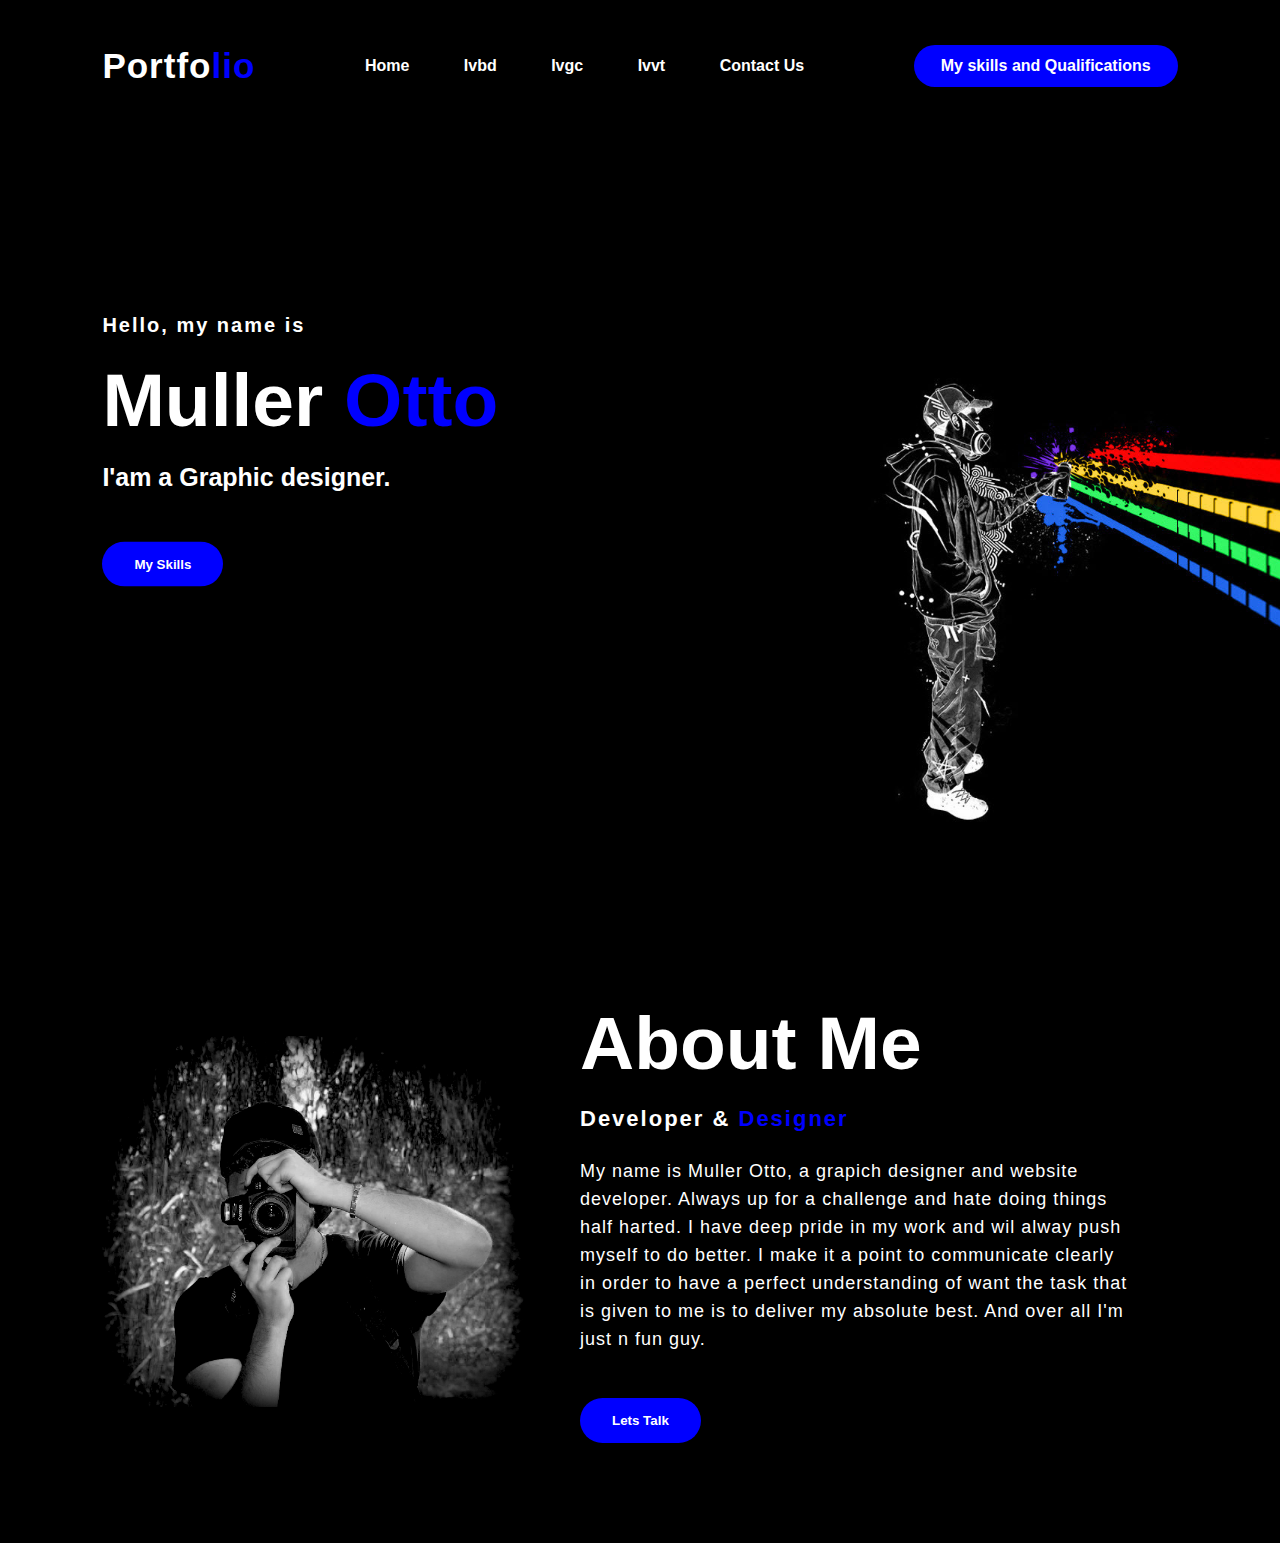
<file: index.html>
<!DOCTYPE html>
<html>
  <head>
  <meta name="viewport" content="width=device-width, initial-scale=1.0">
    <title>Portfolio website</title>
    <link rel="stylesheet" href="portstyle.css">

  </head>

  <body>
<div class="hero">
  <nav>
    <h2 class="logo">Portfo<span>lio</span></h2>
    <ul>
      <li><a href="index.html">Home</a></li>
      <li><a href="Ivbd.html">Ivbd</a></li>
      <li><a href="Ivgc.html">Ivgc</a></li>
      <li><a href="Ivvt.html">Ivvt</a></li>
      <li><a href="ContactMe.html">Contact us</a></li>
    </ul>
  <a href="skills.html" class="btn">My skills and Qualifications</a>
  </nav>

  <div class="content">
    <h4>Hello, my name is</h4>
    <h1>Muller <span>Otto</span></h1>
    <h3>I'am a Graphic designer.</h3>
    <div class="newslatter">
      <button type="button"><a href="skills.html">My skills</a></button>
    </div>
  </div>
</div>

<section class="about">
  <div class="main">
    <img src="image1.png">
    <div class="about-text">
      <h2>About me</h2>
      <h5>Developer & <span>Designer</span></h5>
      <p>My name is Muller Otto, a grapich designer and website developer. Always up
      for a challenge and hate doing things half harted. I have deep pride in my work
    and wil alway push myself to do better. I make it a point to communicate clearly
  in order to have a perfect understanding of want the task that is given to me is to deliver
  my absolute best. And over all I'm just n fun guy. </p>

<div class="newslatter">
<button type="button"><a href="ContactMe.html">Lets talk</button>
</div>
    </div>
  </div>
</section>


  </body>
</html>
</file>
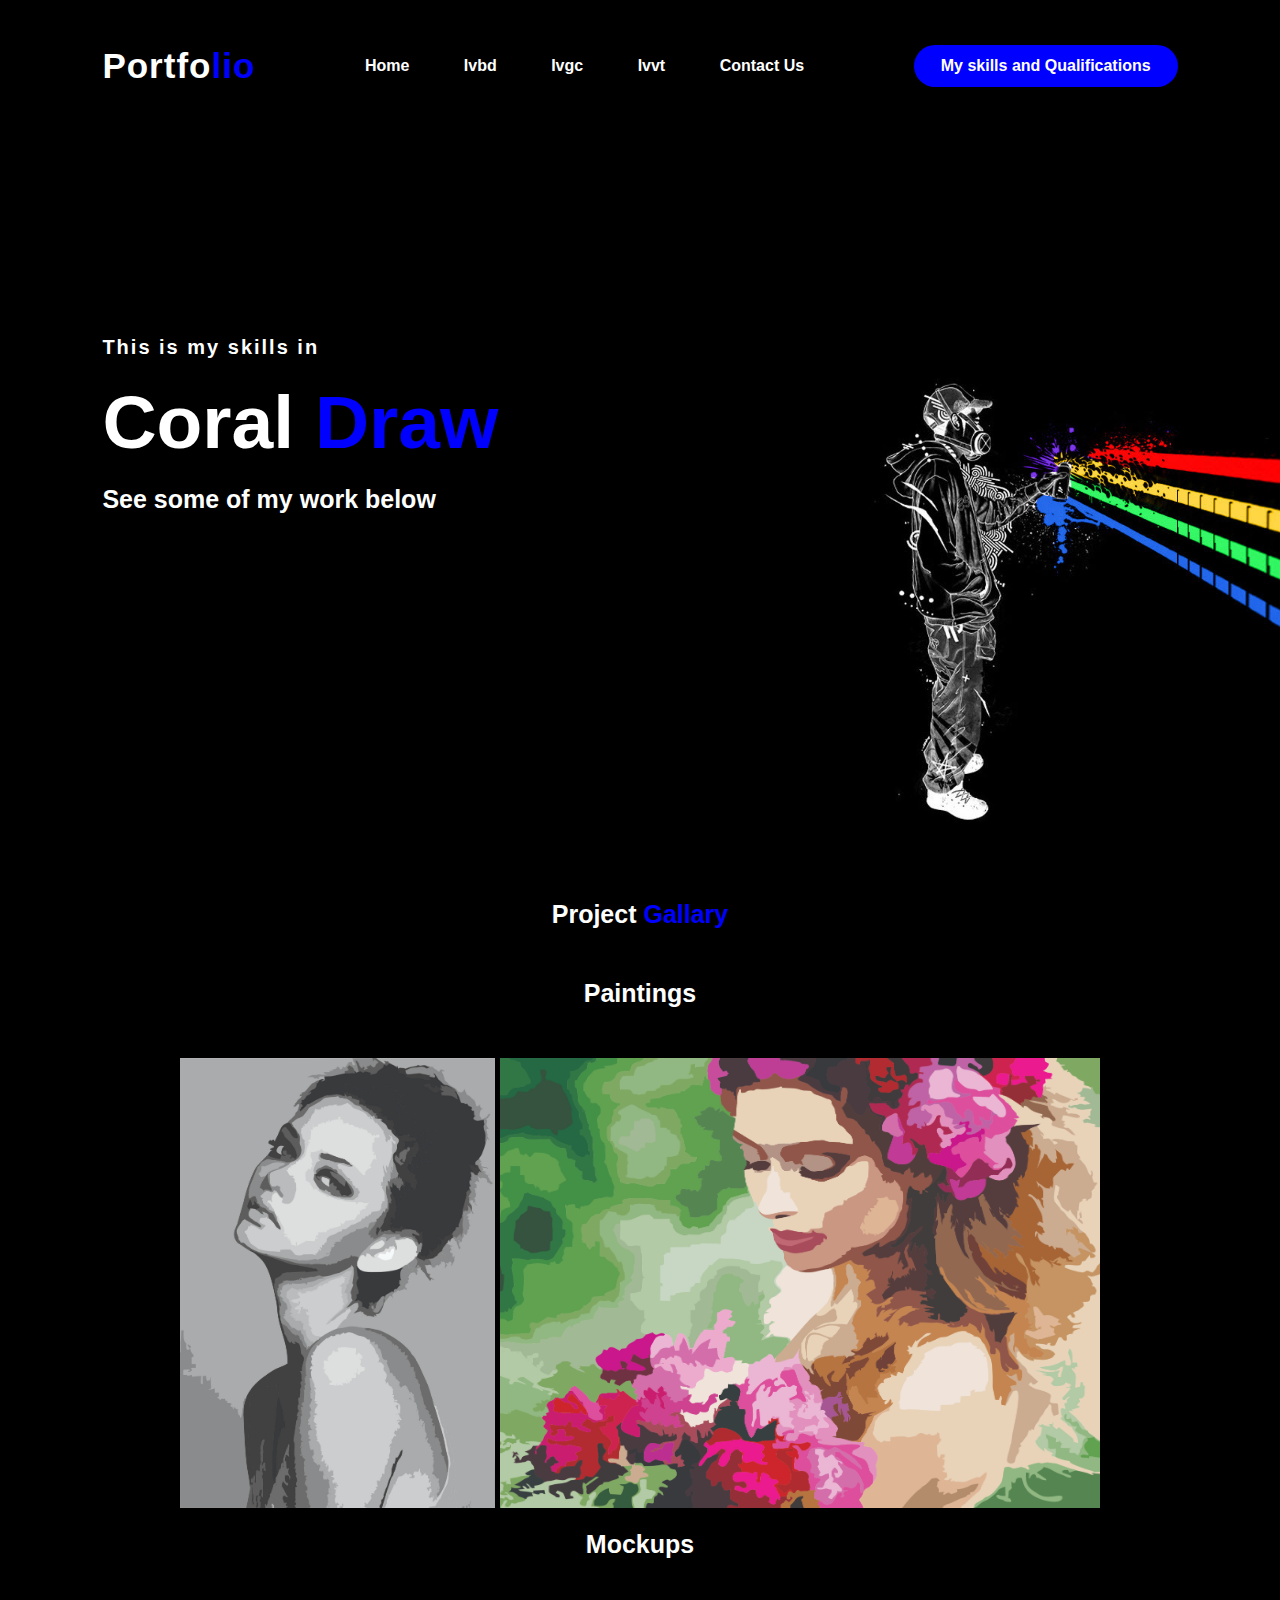
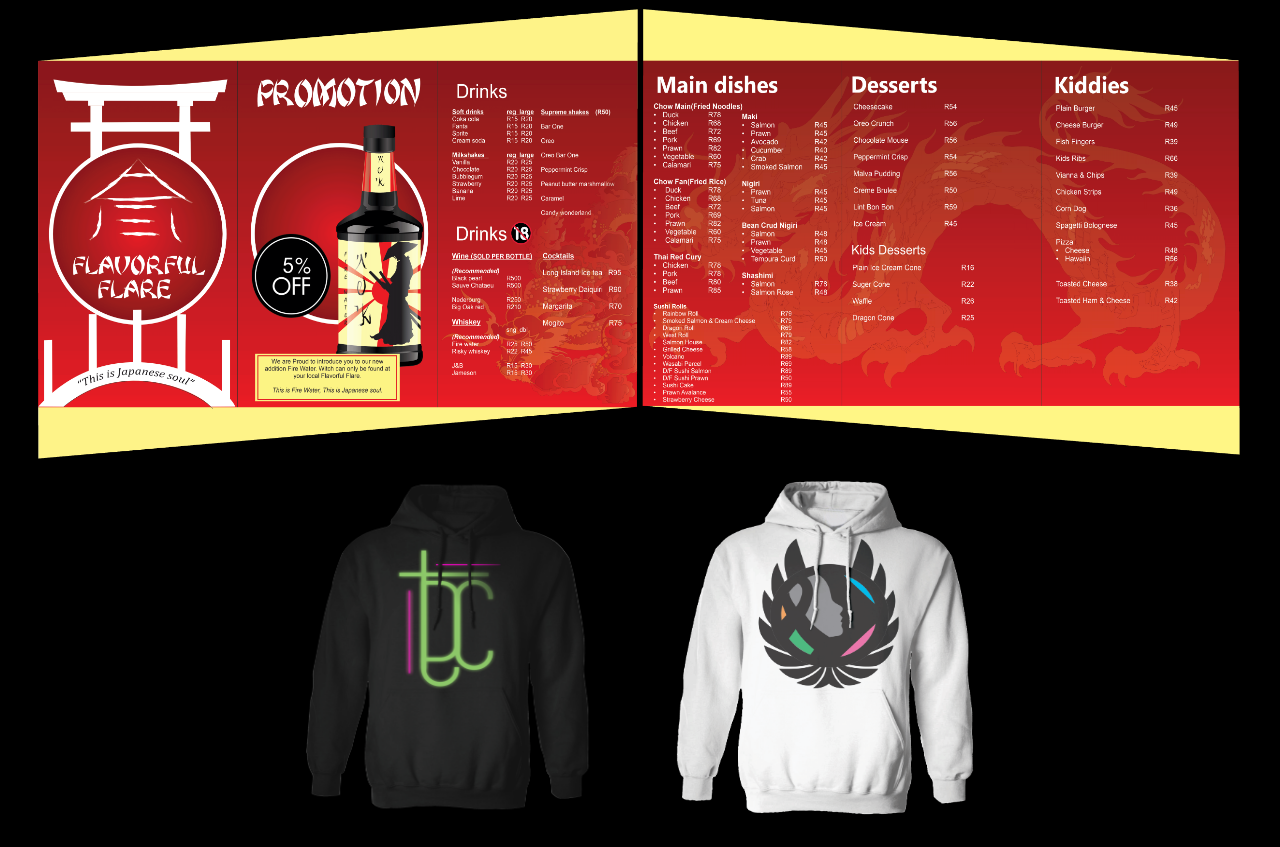
<file: Ivbd.html>
<!DOCTYPE html>
<html>
  <head>
      <meta name="viewport" content="width=device-width, initial-scale=1.0">
    <title>MullerOttoPortfolio</title>
    <link rel="stylesheet" href="portstyle.css">
  </head>



  <body>
<div class="hero">
    <nav>
      <h2 class="logo">Portfo<span>lio</span></h2>
      <ul>
        <li><a href="index.html">Home</a></li>
        <li><a href="Ivbd.html">Ivbd</a></li>
        <li><a href="Ivgc.html">Ivgc</a></li>
        <li><a href="Ivvt.html">Ivvt</a></li>
        <li><a href="ContactMe.html">Contact us</a></li>
      </ul>
    <a href="skills.html" class="btn">My skills and Qualifications</a>
    </nav>

    <div class="content">
      <h4>This is my skills in</h4>
        <h1>Coral <span>Draw</span></h1>
        <h3>See some of my work below</h3>
    </div>
</div>
<div class="container">
  <div class="headings">
    <h3>Project <span>Gallary</span></h3>

<div>
  <div class="box">

    <div class="dream">
<h3>Paintings</h3>
<img src="coraldraw 1.jpg" height="450px" width="315px">
<img src="coraldraw 2.jpg" height="450px" width="600px">
<br>
<br>
<h3>Mockups</h3>

<img src="menu1.png" height="450px" width="600px">
<img src="menu2.png" height="450px" width="600px">
<img src="hoodie 1.png" height="380px" width="380px">
<img src="hoodie 2.png" height="380px" width="370px">




    </div>

  </div>
</div>


  </div>
</div>
  </body>
</html>
</file>
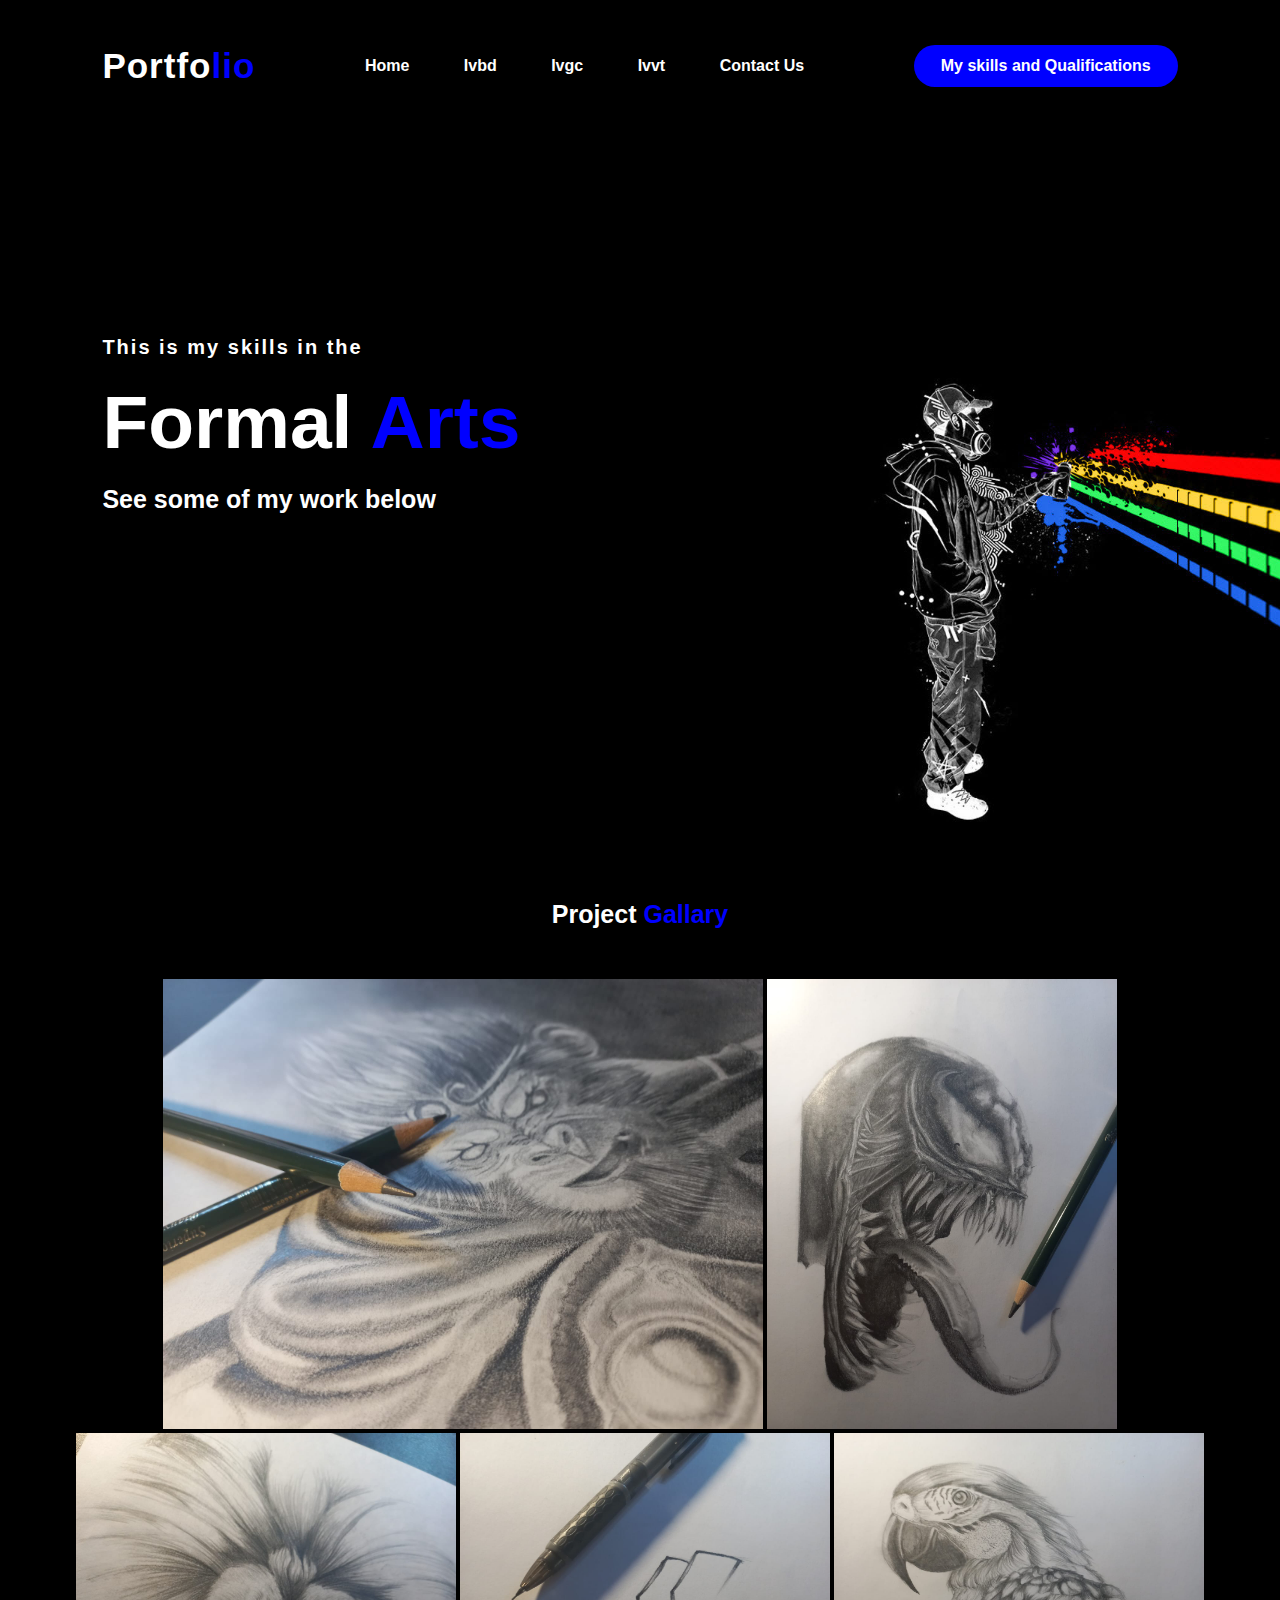
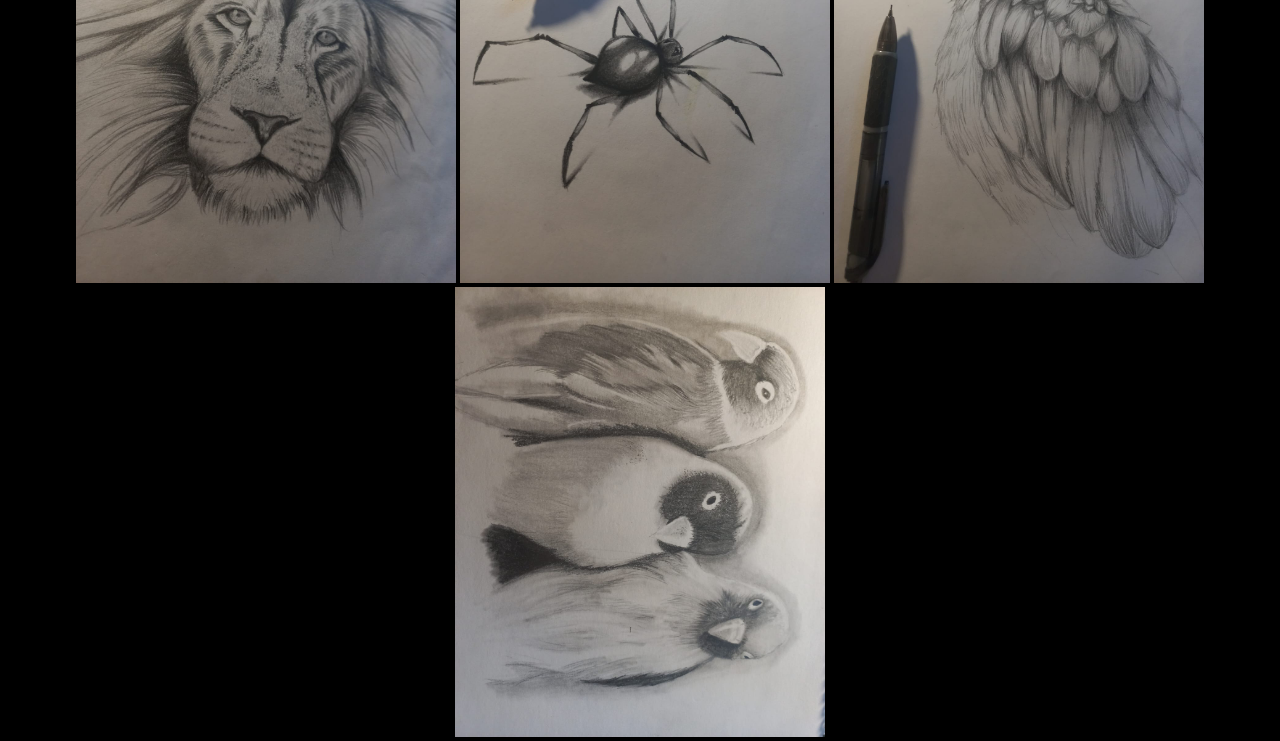
<file: Ivvt.html>
<!DOCTYPE html>
<html>
  <head>
      <meta name="viewport" content="width=device-width, initial-scale=1.0">
    <title>MullerOttoPortfolio</title>
    <link rel="stylesheet" href="portstyle.css">
  </head>



  <body>
<div class="hero">
    <nav>
      <h2 class="logo">Portfo<span>lio</span></h2>
      <ul>
        <li><a href="index.html">Home</a></li>
        <li><a href="Ivbd.html">Ivbd</a></li>
        <li><a href="Ivgc.html">Ivgc</a></li>
        <li><a href="Ivvt.html">Ivvt</a></li>
        <li><a href="ContactMe.html">Contact us</a></li>
      </ul>
    <a href="skills.html" class="btn">My skills and Qualifications</a>
    </nav>

    <div class="content">
      <h4>This is my skills in the</h4>
        <h1>Formal <span>Arts</span></h1>
        <h3>See some of my work below</h3>
    </div>

</div>
<div class="container">
  <div class="headings">
    <h3>Project <span>Gallary</span></h3>

<div>
  <div class="box">

    <div class="dream">


<img src="art1.jpg" height="450px" width="600px">
<img src="art2.jpg" height="450px" width="350px">
<img src="art3.jpg" height="450px" width="380px">
<img src="art4.jpg" height="450px" width="370px">
<img src="art5.jpg" height="450px" width="370px">
<img src="art6.jpg" height="450px" width="370px">


    </div>

  </div>
</div>


  </div>
</div>
  </body>
</html>
</file>
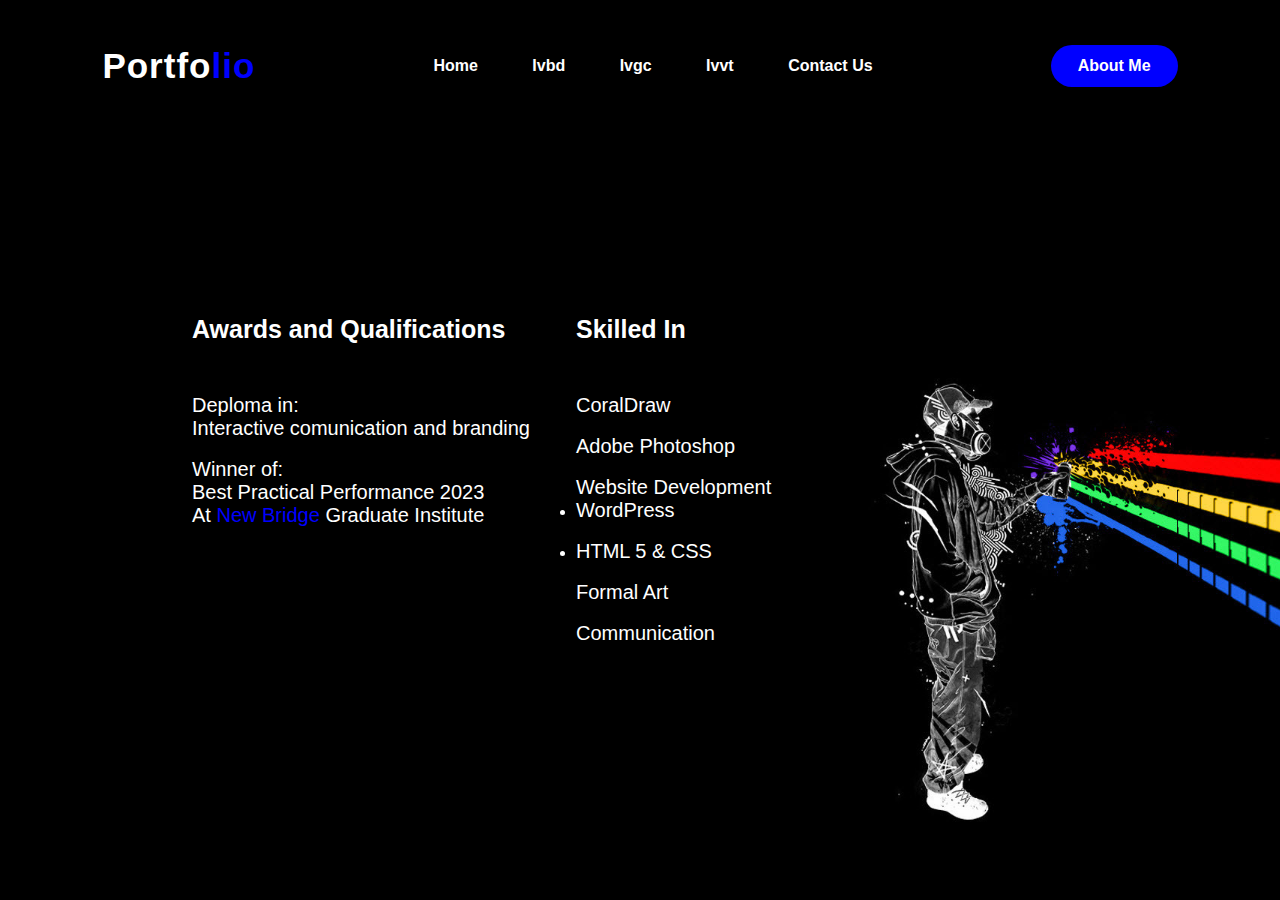
<file: skills.html>
<!DOCTYPE html>
<html>
  <head>
  <meta name="viewport" content="width=device-width, initial-scale=1.0">
    <title>Portfolio website</title>
    <link rel="stylesheet" href="portstyle.css">

  </head>

  <body>
<div class="hero">
  <nav>
    <h2 class="logo">Portfo<span>lio</span></h2>
    <ul>
      <li><a href="index.html">Home</a></li>
      <li><a href="Ivbd.html">Ivbd</a></li>
      <li><a href="Ivgc.html">Ivgc</a></li>
      <li><a href="Ivvt.html">Ivvt</a></li>
      <li><a href="ContactMe.html">Contact us</a></li>
    </ul>
  <a href="portfolio home.html" class="btn">About Me</a>
  </nav>

<div class="skills">
  <div class="sheadings">
<h3>Skilled In</h3>
    <p>CoralDraw</p><br>
    <p>Adobe Photoshop</p><br>
    <p>Website Development</p>
    <ul><li><p>WordPress</p></li></ul><br>
    <ul><li><p>HTML 5 & CSS</p></li></ul><br>
    <p>Formal Art</p><br>
    <p>Communication</p><br>
</div>
<div class="awards">
<h3>Awards and Qualifications</h3>
    <p>Deploma in:<br>Interactive comunication and branding</p>
    <br>
    <p>Winner of:<br> Best Practical Performance 2023</p>
    <p>At <span>New Bridge</span> Graduate Institute</p>

  </div>
</div>

</body>
</html>
</file>
<file: portstyle.css>
*{
  padding: 0;
  margin: 0;
  font-family: sans-serif;
  box-sizing: border-box;
}

.hero{
  height: 100vh;
  width: 100%;
  background-image: url(background.jpg);
  background-size: cover;
  background-position: center;
}

nav{
  display: flex;
  align-items: center;
  justify-content: space-between;
  padding-top: 45px;
  padding-left: 8%;
  padding-right: 8%;
}

.logo{
  color: white;
  font-size: 35px;
  letter-spacing: 1px;
  cursor: pointer;
}

span{
  color: blue;
}

nav ul li{
  list-style-type:none;
  display: inline-block;
  padding: 10px 25px;
}

nav ul li a{
  color: white;
  text-decoration: none;
  font-weight: bold;
  text-transform: capitalize;
}

nav ul li a:hover{
  color: blue;
  transition: .4s;
}

.btn{
  background-color: blue;
  color: white;
  text-decoration: none;
  border: 2px solid transparent;
  font-weight: bold;
  padding: 10px 25px;
  border-radius: 30px;
  transition: transform .4s;
}

.btm:hover{
  transform: scale(1.2);
}

.content{
  position: absolute;
  top: 50%;
  left:8%;
  transform: translateY(-50%);
}

h1{
  color: white;
  margin: 20px 0px 20px;
  font-size: 75px;
}

h3{
  color: white;
  font-size: 25px;
  margin-bottom: 50px;
}

h4{
  color: white;
  letter-spacing: 2px;
  font-size: 20px;
}

.newslatter a {
  color: white;
  text-decoration: none;
  font-weight: bold;
  text-transform: capitalize;
}

.newslatter form{
  width:380px;
  max-width: 100%;
  position: relative;
}

.newslatter form input:first-child{
  display: inline-block;
  width: 100%;
  padding: 14px 130px 14px 15px;
  border: 2px solid blue;
  outline: none;
  border-radius: 30px;
}

.newslatter form input:last-child{
  position: absolute;
  display: inline-block;
  outline: none;
  border: none;
  padding: 10px 30px;
  border-radius: 30px;
  background-color: blue;
  color: white;
  box-shadow: 0px 0px 5px #000, 0px 0px 15px #858585;
  top: 6px;
  right: 6px;
}

.about{
  width: 100%;
  padding: 100px 0px;
  background-color: black;

}

.about img{
  height: auto;
  width: 430px;
}

.about-text{
  width: 550px;
}

.main{
  width: 1130px;
  max-width: 95%;
  margin: 0 auto;
  display: flex;
  align-items: center;
  justify-content: space-around;
}

.about-text h2{
  color: white;
  font-size: 75px;
  text-transform: capitalize;
  margin-bottom: 20px;
}

.about-text h5{
  color: white;
  letter-spacing: 2px;
  font-size: 22px;
  margin-bottom: 25px;
  text-transform: capitalize;
}

.about-text p {
  color: white;
  letter-spacing: 1px;
  line-height: 28px;
  font-size: 18px;
  margin-bottom: 45px;
}

button{
  background-color: blue;
  color: white;
  text-decoration: none;
  border: 2px solid transparent;
  font-weight: bold;
  padding: 13px 30px;
  border-radius: 30px;
  transition: .4s;
}

button:hover{
  background-color: transparent;
  border: 2px solid blue;
  cursor: pointer;
}

.ivgcprojects{
  width: 100%;
  padding: 100px 0px;
  background-color: black;

}

.ivgcprojects img{
  height: auto;
  width: 430px;
  margin-left: 100px;
}

.container{
background-color: black;
display: flex;
flex-direction: column;
justify-content: center;
text-align: center;
top:75%;
}

.container.box{
  display: flex;
  flex-direction: row;
  justify-content: space-between;
  align-items: center;
}

.container.box.dream{
  display: flex;
  flex-direction: column;
  width: 32.5%;
}

.container.box.dream img{
  width: 100%;
  padding-bottom: 15px;
}

.sheadings{
  color: white;
  position: absolute;
  top: 35%;
  left:45%;
}

.sheadings p {
  font-size: 15pt;
}

.awards{
  color: white;
  position: absolute;
  top: 35%;
  left:15%;
}

.awards p{
    font-size: 15pt;
}

.hero2{
  width: 100%;
  height: 100vh;
  display: flex;
  align-items: center;
  justify-content: center;
  position: absolute;

background-color: black;
}

form{
  width: 90%;
  max-width: 600px;
  position: absolute;
  top: 35%;
  left:25%;
}

.input-group{
  margin-bottom: 30px;
  position: relative;
}

input, textarea{
  width: 100%;
  padding: 10px;
  outline: 0;
  border: 1px solid #fff;
  color: #fff;
  background: transparent;
  font-size: 15px;
}

lable{
  height: 100%;
  position: absolute;
  top:0;
  left:0;
  padding: 10px;
  color: #fff;
  cursor: text;
  transition: 0.2s;
}

input:focus~lable,
input:valid~lable,
textarea:focus~lable,
textarea:valid~lable{
  top: -35px;
  font-size: 14px;
}


@media only screen and (max-width:700px){


  .hero{
    height: 65vh;
    width: 100%;
    background-color: black;
  }

  nav ul{
    width: 100%;
    background: blue;
    position: absolute;
    top:0px;
    right: 0;
    z-index: 2;
  }

  .btn{
     margin-top:55px;
  }

.logo{
  display: none;
}

.content{
  position: absolute;
  top: 45%;
  left:8%;
}

h1{
  color: white;
  margin: 10px 0px 20px;
  font-size: 45px;
}

h3{
  color: white;
  font-size: 25px;
  margin-bottom: 50px;
}

h4{
  color: white;
  letter-spacing: 2px;
  font-size: 20px;
}

.about img{
  display: none;
}

.about h2{
  margin-top: 0%;
  margin-left: 10%;
  font-size: 45px;
}

.about-text h5{
  color: white;
  letter-spacing: 2px;
  font-size: 22px;
  margin-bottom: 25px;
  margin-left: 5%;
  text-transform: capitalize;
}
.about-text p {
width: 75%;
margin-left:5px;

}
.awards{
  background-color: black;
  color: white;
  position: absolute;
  top: 60%;
  left:15%;
}

.sheadings{
  color: white;
  position: absolute;
  top: 20%;
  left:15%;
}

.hero1{
  height: 100vh;
  width: 100%;
  background-image: url(background.jpg);
  background-size: cover;
  background-position: center;
}
.hero3{
  height: 100vh;
  width: 100%;
  background-image: url(background.jpg);
  background-size: cover;
  background-position: center;
}

form{
margin-left: -50px;
width: 90%;
max-width: 300px;
}
}
</file>
